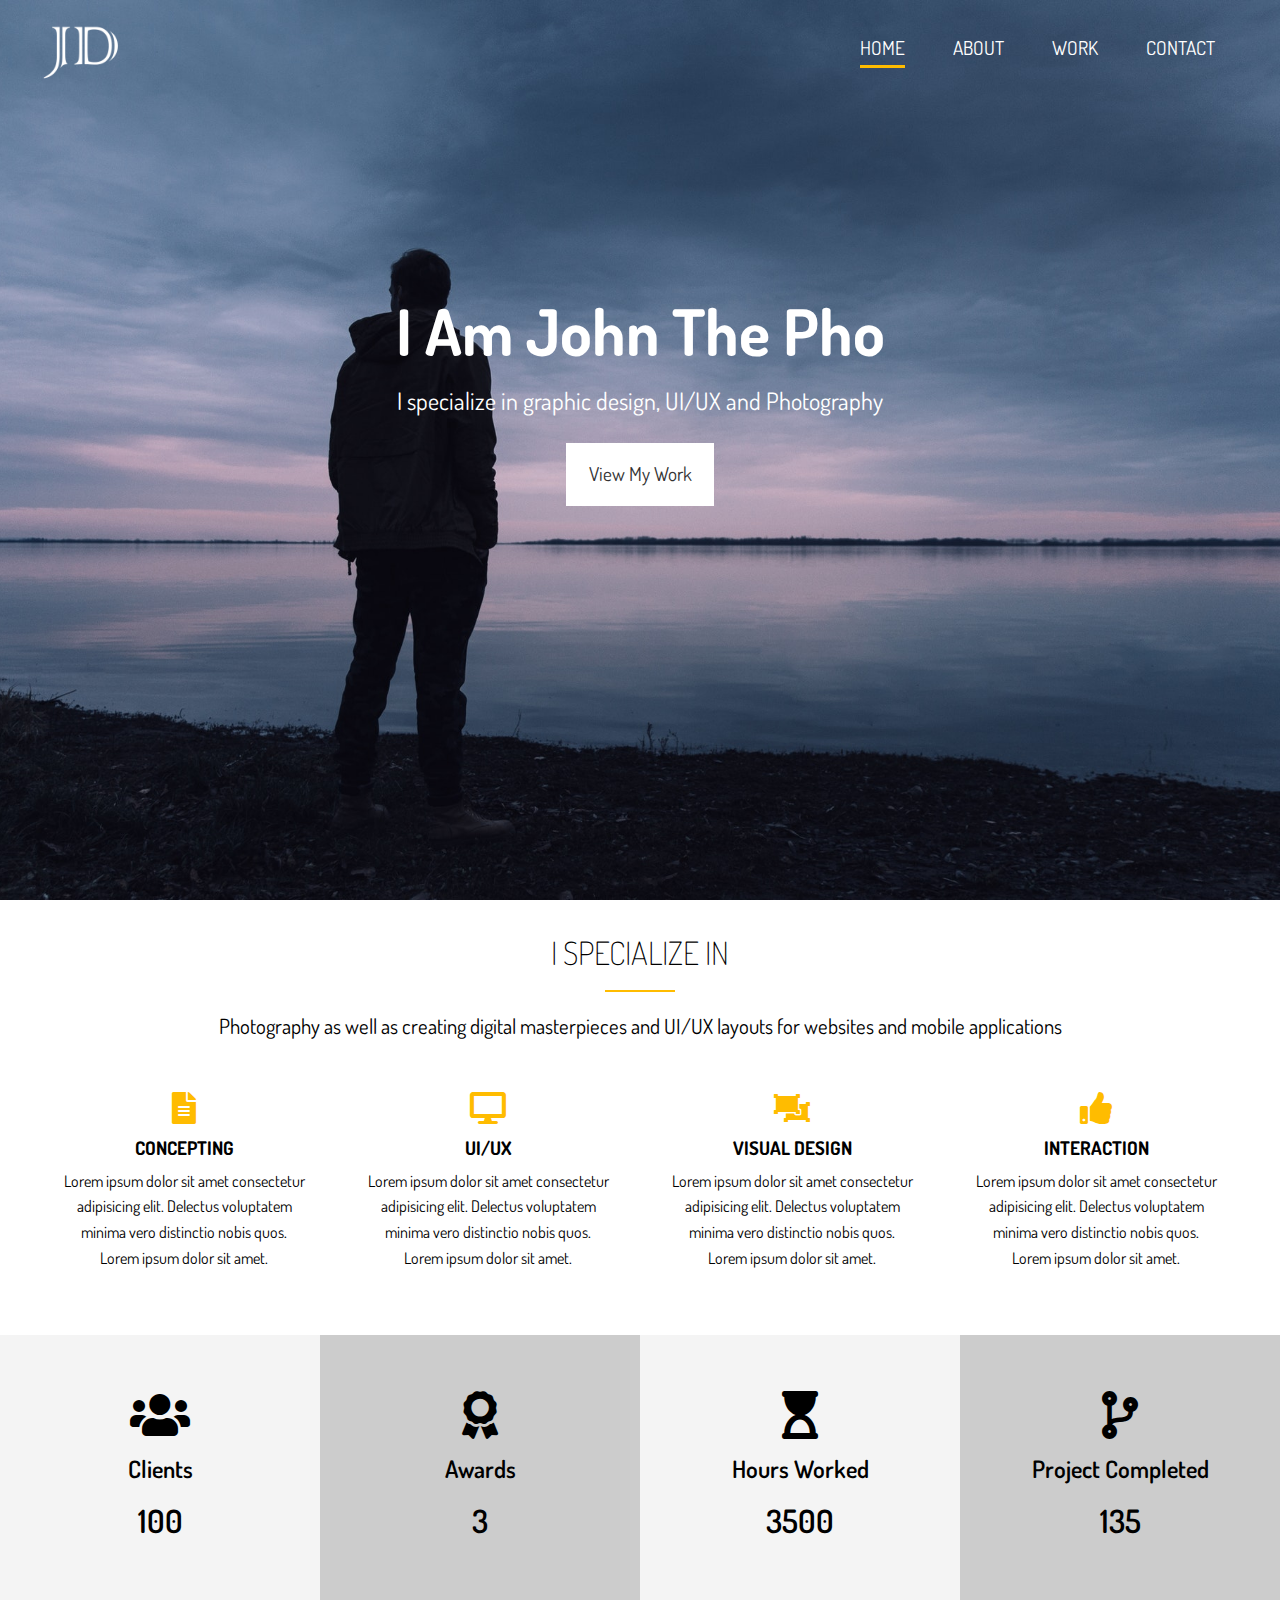
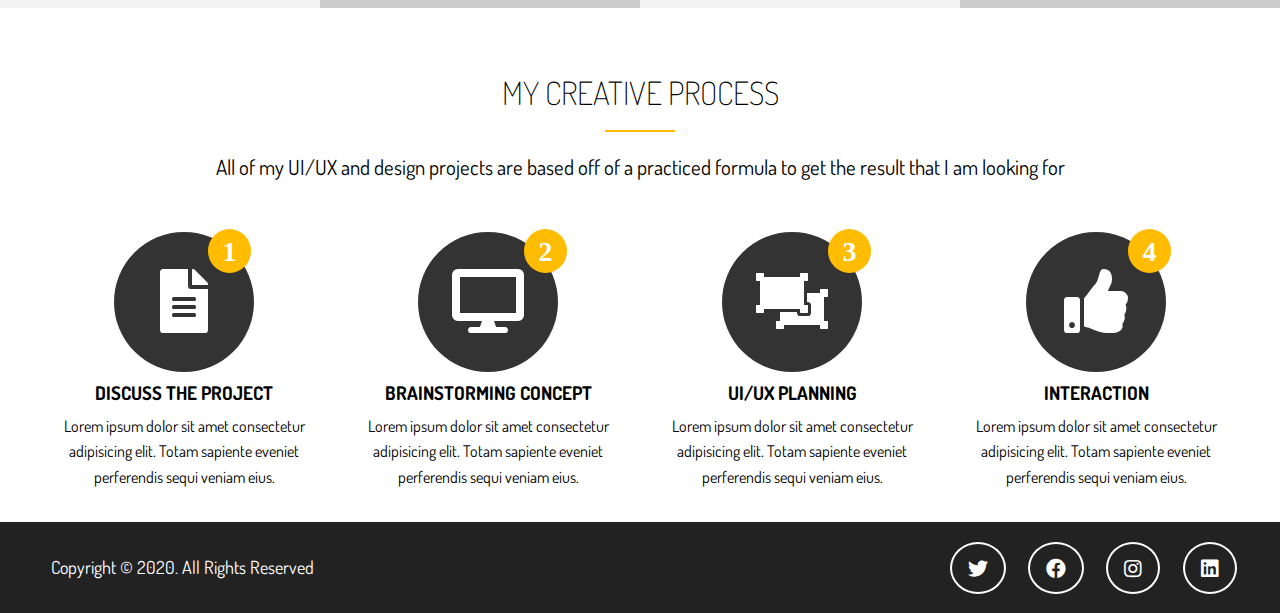
<file: index.html>
<!DOCTYPE html>
<html lang="en">
  <head>
    <meta charset="UTF-8" />
    <meta name="viewport" content="width=device-width, initial-scale=1.0" />
    <link
      href="https://fonts.googleapis.com/css?family=Dosis&display=swap"
      rel="stylesheet"
    />
    <link rel="stylesheet" href="./css copy/all.css" />
    <link rel="stylesheet" href="./css/style.css" />
    <link rel="stylesheet" media="screen and (max-width:800px)" href="./css/mobile.css" />
    <title>John Doe | UI/UX Designer & Photography</title>
  </head>
  <body>
    <!-- header -->
    <header id="main-head">
      <div class="container">
        <nav class="navbar">
          <img src="./img/logo.png" alt="logo" class="logo" />
          <ul>
            <li><a href="./index.html" class="current-page">Home</a></li>
            <li><a href="./about.html">About</a></li>
            <li><a href="./work.html">Work</a></li>
            <li><a href="./contact.html">Contact</a></li>
          </ul>
        </nav>

        <div id="head-content">
          <h1>
            I Am John The
            <span
              class="txt-type"
              data-wait="3000"
              data-words='["Photographer","Designer", "UI/UX Dev"]'
            >
              <span class="txt"></span>
            </span>
          </h1>
          <p>I specialize in graphic design, UI/UX and Photography</p>
          <a href="work.html" class="btn btn-light">View My Work</a>
        </div>
      </div>
    </header>

    <!-- SECTION 1: SPECIALIZE -->
    <section id="home-first" class="text-center py-2">
      <div class="container">
        <div class="section-title">
          <h2 class="lrg-2">I Specialize In</h2>
          <div class="bottom-line"></div>
          <p class="lrg-1">
            Photography as well as creating digital masterpieces and UI/UX
            layouts for websites and mobile applications
          </p>
        </div>
        <div class="section-step">
          <div>
            <i class="fas fa-file-alt fa-2x"></i>
            <h3>Concepting</h3>
            <p>
              Lorem ipsum dolor sit amet consectetur adipisicing elit. Delectus
              voluptatem minima vero distinctio nobis quos. Lorem ipsum dolor
              sit amet.
            </p>
          </div>
          <div>
            <i class="fas fa-desktop fa-2x"></i>
            <h3>UI/UX</h3>
            <p>
              Lorem ipsum dolor sit amet consectetur adipisicing elit. Delectus
              voluptatem minima vero distinctio nobis quos. Lorem ipsum dolor
              sit amet.
            </p>
          </div>
          <div>
            <i class="fas fa-object-ungroup fa-2x"></i>
            <h3>Visual Design</h3>
            <p>
              Lorem ipsum dolor sit amet consectetur adipisicing elit. Delectus
              voluptatem minima vero distinctio nobis quos. Lorem ipsum dolor
              sit amet.
            </p>
          </div>
          <div>
            <i class="fas fa-thumbs-up fa-2x"></i>
            <h3>Interaction</h3>
            <p>
              Lorem ipsum dolor sit amet consectetur adipisicing elit. Delectus
              voluptatem minima vero distinctio nobis quos. Lorem ipsum dolor
              sit amet.
            </p>
          </div>
        </div>
      </div>
    </section>

    <!-- Section 2 : Stats -->
    <section id="home-scnd" class="text-center py-2">
        <div class="stats">
          <div class="p-2">
            <ul>
              <li><i class="fas fa-users fa-2x"></i></li>
              <li>Clients </li>
              <li class="stats-num">100</li>
            </ul>
          </div>
          <div class="p-2" >
            <ul>
              <li><i class="fas fa-award fa-2x"></i></li>
              <li>Awards</li>
              <li class="stats-num">3</li>
            </ul>
          </div>
          <div class="p-2">
            <ul>
              <li><i class="fas fa-hourglass-start fa-2x"></i></li>
              <li>Hours Worked</li>
              <li class="stats-num">3500</li>
            </ul>
          </div>
          <div class="p-2">
            <ul>
              <li><i class="fas fa-code-branch fa-2x"></i></li>
              <li>Project Completed</li>
              <li class="stats-num">135</li>
            </ul>
          </div>
        </div>
      </div>
    </section>

    <!-- SECTION 3: PROCESS -->
    <section id="home-third" class="text-center py-2">
      <div class="container">
        <div class="section-title">
          <h2 class="lrg-2">My Creative Process</h2>
          <div class="bottom-line"></div>
          <p class="lrg-1">
            All of my UI/UX and design projects are based off of a practiced formula to get the result that I am looking for
          </p>
        </div>
        <div class="section-step">
          <div>
            <div 
            <div class="icon">
              <i class="fas fa-file-alt fa-4x">
                <span class="notif">1</span>
              </i>
            </div>
               <h3>Discuss the Project</h3>
              <p>
              Lorem ipsum dolor sit amet consectetur adipisicing elit. Totam sapiente eveniet perferendis sequi veniam eius.
            </p>
            
          </div>
          <div>
            <div class="icon">
              <i class="fas fa-desktop fa-4x">
                <span class="notif">2</span>
              </i>
            </div>
            
            <h3>Brainstorming Concept</h3>
            <p>
              Lorem ipsum dolor sit amet consectetur adipisicing elit. Totam sapiente eveniet perferendis sequi veniam eius.
            </p>
          </div>
          <div>
            <div class="icon">
              <i class="fas fa-object-ungroup fa-4x">
                <span class="notif">3</span>
              </i>
            </div>
            
            <h3>UI/UX planning</h3>
            <p>
              Lorem ipsum dolor sit amet consectetur adipisicing elit. Totam sapiente eveniet perferendis sequi veniam eius.
            </p>
          </div>
          <div>
            <div class="icon">
              <i class="fas fa-thumbs-up fa-4x">
                <span class="notif">4</span>
              </i>
            </div>
            
            <h3>Interaction</h3>
            <p>
              Lorem ipsum dolor sit amet consectetur adipisicing elit. Totam sapiente eveniet perferendis sequi veniam eius.
            </p>
          </div>
        </div>
      </div>
    </section>

    <!-- Footer -->
    <footer>
      <div class="container">
        <div>
          <p>Copyright &copy; 2020. All Rights Reserved</p>
        </div>
        <div>
          <ul>
            <li><a href="https://twitter.com/" target="_blank"><i class="fab fa-twitter"></i></a></li>
            <li><a href="https://facebook.com/" target="_blank"><i class="fab fa-facebook"></i></a></li>
            <li><a href="https://instagram.com/" target="_blank"><i class="fab fa-instagram"></i></a></li>
            <li><a href="https://linkedin.com/" target="_blank"><i class="fab fa-linkedin"></i></a></li>
          </ul>
        </div>
      </div>
    </footer>

    <script src="./js/typewriter.js"></script>
  </body>
</html>
</file>
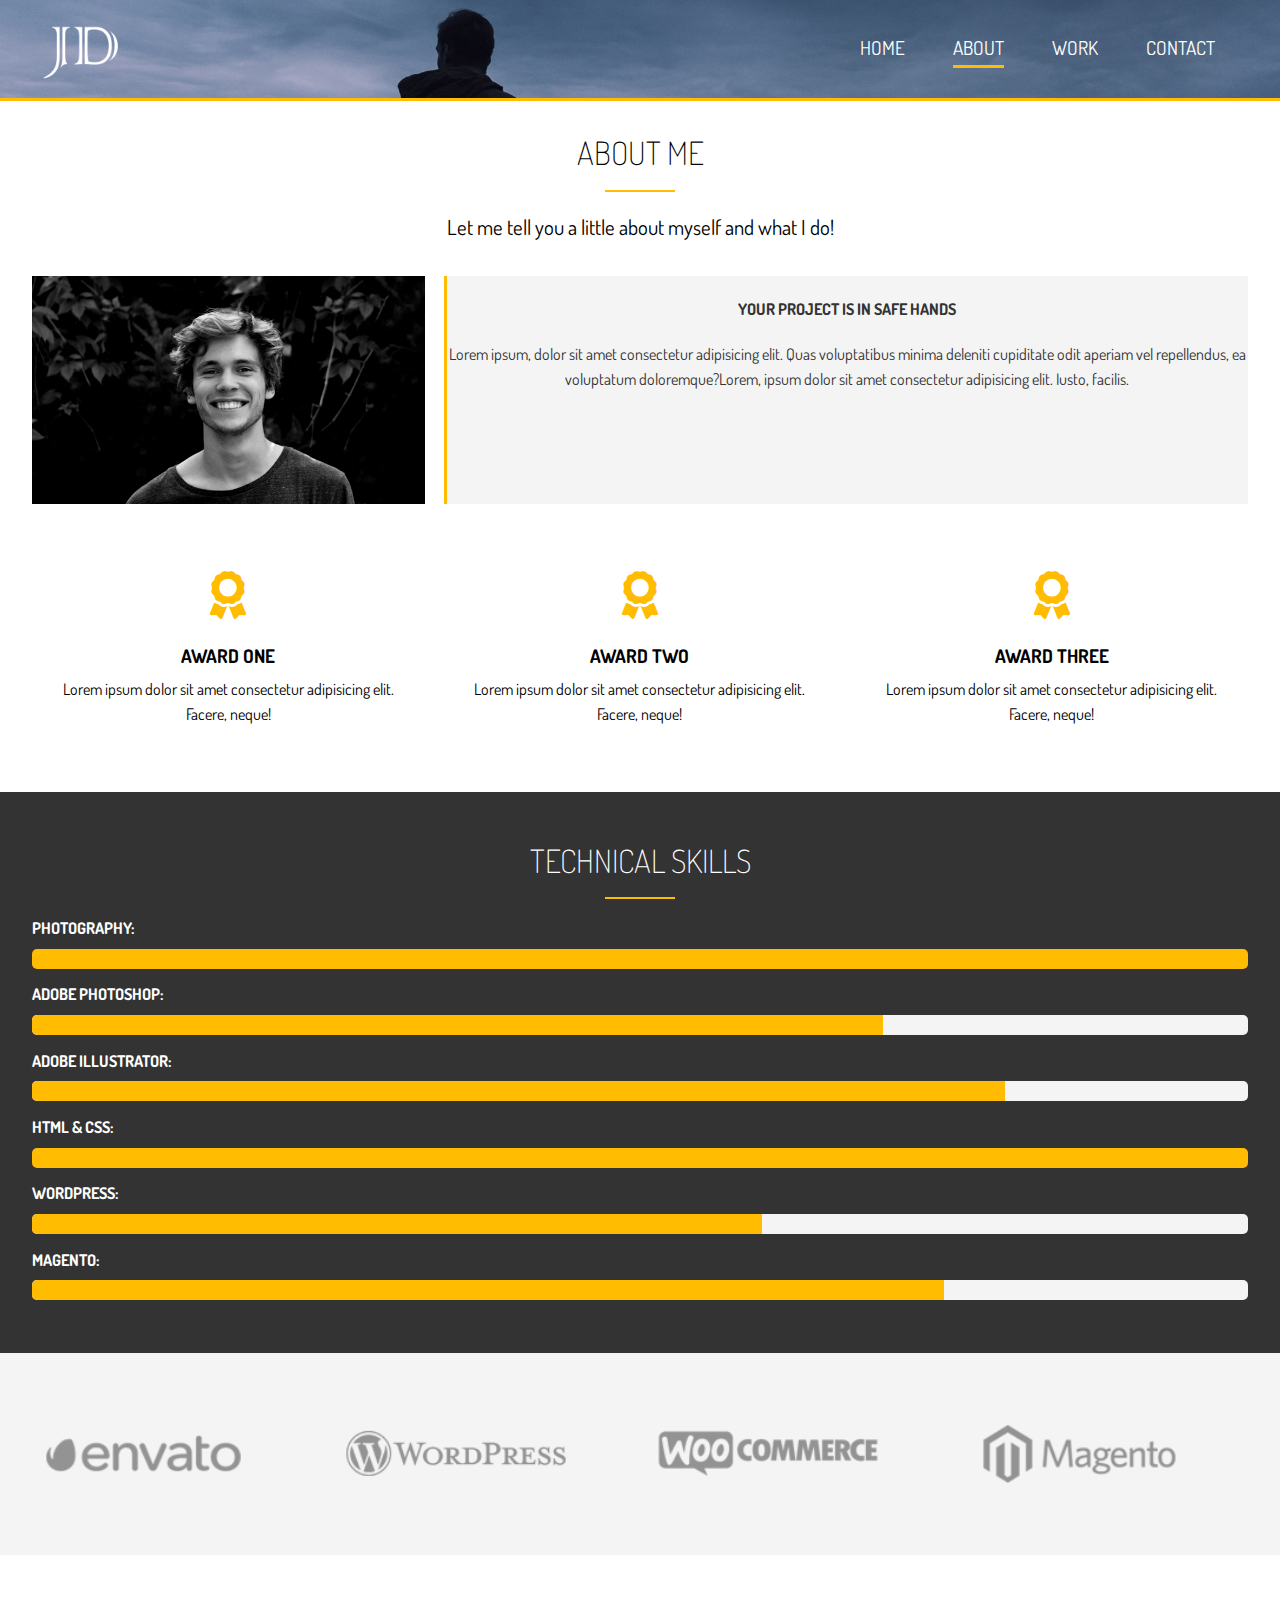
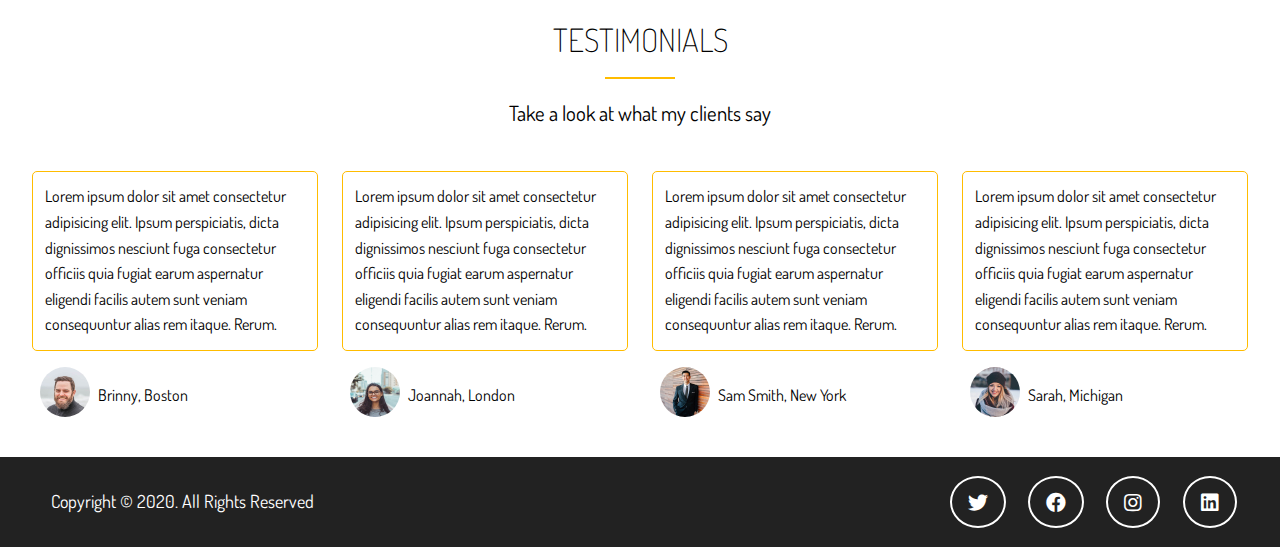
<file: about.html>
<!DOCTYPE html>
<html lang="en">
  <head>
    <meta charset="UTF-8" />
    <meta name="viewport" content="width=device-width, initial-scale=1.0" />
    <link
      href="https://fonts.googleapis.com/css?family=Dosis&display=swap"
      rel="stylesheet"
    />
    <link rel="stylesheet" href="./css copy/all.css" />
    <link rel="stylesheet" href="./css/style.css" />
    <link rel="stylesheet" media="screen and (max-width:800px)" href="./css/mobile.css" />
    <title>About Me | UI/UX Designer & Photography</title>
  </head>
  <body>
    <!-- header -->
    <header id="another-head">
      <div class="container">
        <nav class="navbar">
          <img src="./img/logo.png" alt="logo" class="logo" />
          <ul>
            <li><a href="./index.html" >Home</a></li>
            <li><a href="./about.html" class="current-page">About</a></li>
            <li><a href="./work.html">Work</a></li>
            <li><a href="./contact.html">Contact</a></li>
          </ul>
        </nav>
    </header>

    <!--SEC 1: ABOUT -->
    <section class="sec-about">
      <div class="container">
        <div class="section-title text-center">
          <h2 class="lrg-2">About Me</h2>
          <div class="bottom-line"></div>
          <p class="lrg-1">
            Let me tell you a little about myself and what I do!
          </p>
        </div>
        <div class="about-content">
          <img src="./img/about.jpg" alt="about" class="bio-img">
          <div class="bio bg-light">
            <h4>Your Project Is In Safe Hands</h4>
            <p>Lorem ipsum, dolor sit amet consectetur adipisicing elit. Quas voluptatibus minima deleniti cupiditate odit aperiam vel repellendus, ea voluptatum doloremque?Lorem, ipsum dolor sit amet consectetur adipisicing elit. Iusto, facilis.</p>
          </div>
          <div class="awards-1">
            <i class="fas fa-award fa-3x"></i>
            <h3>Award One</h3>
            <p>Lorem ipsum dolor sit amet consectetur adipisicing elit. Facere, neque!</p>
          </div>
          <div class="awards-2">
            <i class="fas fa-award fa-3x"></i>
            <h3>Award Two</h3>
            <p>Lorem ipsum dolor sit amet consectetur adipisicing elit. Facere, neque!</p>
          </div>
          <div class="awards-3">
            <i class="fas fa-award fa-3x"></i>
            <h3>Award three</h3>
            <p>Lorem ipsum dolor sit amet consectetur adipisicing elit. Facere, neque!</p>
          </div>
      </div>
    </section>

    <!-- Section: Progress Bar -->
    <section id="sec-skill" class="bg-dark py-3">
      <div class="container">
        <div class="section-title text-center">
          <h2 class="lrg-2">Technical Skills</h2>
          <div class="bottom-line"></div>
        </div>

          <h4>Photography:</h4>
          <div class="progress">
            <div style="width:100%"></div>
          </div>

          <h4>Adobe Photoshop:</h4>
          <div class="progress">
            <div style="width:70%"></div>
          </div>
        
          <h4>Adobe Illustrator:</h4>
          <div class="progress">
            <div style="width:80%"></div>
          </div>
        
          <h4>HTML & CSS:</h4>
          <div class="progress">
            <div style="width:100%"></div>
          </div>
        
          <h4>Wordpress:</h4>
          <div class="progress">
            <div style="width:60%"></div>
          </div>
        
          <h4>Magento:</h4>
          <div class="progress">
            <div style="width:75%"></div>
          </div>
        </div>
    </section>

    <!-- Section C: Logo -->
    <section id="sec-logo" class="bg-light py-3">
      <div class="container">
        <div class="about-logos">
          <img src="./img/about-logos/logo-envato.png" alt="envato">
          <img src="./img/about-logos/logo-wordpress.png" alt="wordpress">
          <img src="./img/about-logos/logo-woocommerce.png" alt="woocommerce">
          <img src="./img/about-logos/logo-magento.png" alt="Magento">
        </div>
      </div>
    </section>

    <!-- Section D: Testimonials -->
    <section id="sec-testimon" class="py-2">
      <div class="container">
        <div class="section-title text-center py-2">
          <h2 class="lrg-2">Testimonials</h2>
          <div class="bottom-line"></div>
          <p class="lrg-1">Take a look at what my clients say</p>
        </div>

        <div class="testimonials">
          <div>
            <p>Lorem ipsum dolor sit amet consectetur adipisicing elit. Ipsum perspiciatis, dicta dignissimos nesciunt fuga consectetur officiis quia fugiat earum aspernatur eligendi facilis autem sunt veniam consequuntur alias rem itaque. Rerum.</p>
            <ul>
              <li>
                <img src="./img/testimonials/person1.jpg" alt="1">
              </li>
              <li>Brinny, Boston</li>
            </ul>
          </div>
        
          <div>
            <p>Lorem ipsum dolor sit amet consectetur adipisicing elit. Ipsum perspiciatis, dicta dignissimos nesciunt fuga consectetur officiis quia fugiat earum aspernatur eligendi facilis autem sunt veniam consequuntur alias rem itaque. Rerum.</p>
            <ul>
              <li>
                <img src="./img/testimonials/person2.jpg" alt="2">
              </li>
              <li>Joannah, London</li>
            </ul>
          </div>
        

        

          <div>
            <p>Lorem ipsum dolor sit amet consectetur adipisicing elit. Ipsum perspiciatis, dicta dignissimos nesciunt fuga consectetur officiis quia fugiat earum aspernatur eligendi facilis autem sunt veniam consequuntur alias rem itaque. Rerum.</p>
            <ul>
              <li>
                <img src="./img/testimonials/person3.jpg" alt="3">
              </li>
              <li>Sam Smith, New York</li>
            </ul>
          </div>
          
          <div>
            <p>Lorem ipsum dolor sit amet consectetur adipisicing elit. Ipsum perspiciatis, dicta dignissimos nesciunt fuga consectetur officiis quia fugiat earum aspernatur eligendi facilis autem sunt veniam consequuntur alias rem itaque. Rerum.</p>
            <ul>
              <li>
                <img src="./img/testimonials/person4.jpg" alt="4">
              </li>
              <li>Sarah, Michigan</li>
            </ul>
          </div>
          

        </div>


    </section>









    <!-- Footer -->
    <footer>
      <div class="container">
        <div>
          <p>Copyright &copy; 2020. All Rights Reserved</p>
        </div>
        <div>
          <ul>
            <li><a href="https://twitter.com/" target="_blank"><i class="fab fa-twitter"></i></a></li>
            <li><a href="https://facebook.com/" target="_blank"><i class="fab fa-facebook"></i></a></li>
            <li><a href="https://instagram.com/" target="_blank"><i class="fab fa-instagram"></i></a></li>
            <li><a href="https://linkedin.com/" target="_blank"><i class="fab fa-linkedin"></i></a></li>
          </ul>
        </div>
      </div>
    </footer>

    <script src="./js/typewriter.js"></script>
  </body>
</html>
</file>
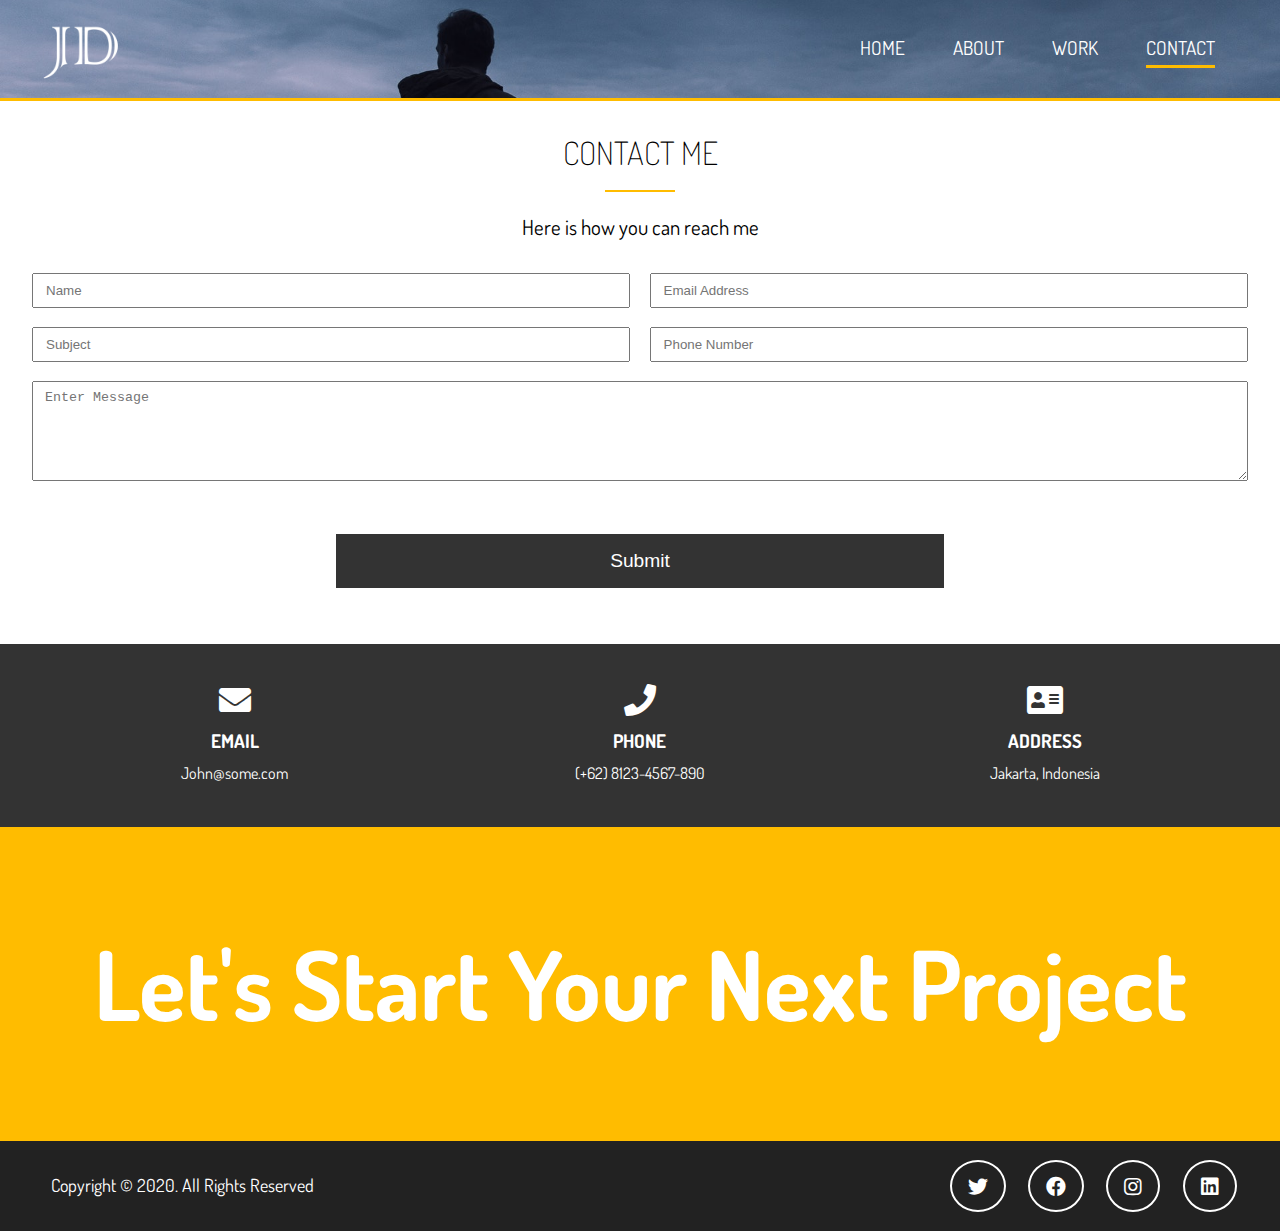
<file: contact.html>
<!DOCTYPE html>
<html lang="en">
  <head>
    <meta charset="UTF-8" />
    <meta name="viewport" content="width=device-width, initial-scale=1.0" />
    <link
      href="https://fonts.googleapis.com/css?family=Dosis&display=swap"
      rel="stylesheet"
    />
    <link rel="stylesheet" href="./css copy/all.css" />
    <link rel="stylesheet" href="./css/style.css" />
    <link rel="stylesheet" media="screen and (max-width:800px)" href="./css/mobile.css" />
    <title>My Contact | UI/UX Designer & Photography</title>
  </head>
  <body>
    <!-- header -->
    <header id="another-head">
      <div class="container">
        <nav class="navbar">
          <img src="./img/logo.png" alt="logo" class="logo" />
          <ul>
            <li><a href="./index.html" >Home</a></li>
            <li><a href="./about.html">About</a></li>
            <li><a href="./work.html" >Work</a></li>
            <li><a href="./contact.html" class="current-page">Contact</a></li>
          </ul>
        </nav>
    </header>

    <!--Contact -->
    <section id="contact" class="text-center my-2">
      <div class="container">
        <div class="section-title text-center">
          <h2 class="lrg-2">Contact Me</h2>
          <div class="bottom-line"></div>
          <p class="lrg-1">
            Here is how you can reach me
          </p>
          <form>
              <div class="text-fields">
                  <input type="text" class="text-input name-input" placeholder="Name">
                  <input type="text" class="text-input subject-input" placeholder="Subject">
                  <input type="email" class="text-input email-input" placeholder="Email Address">
                  <input type="number" class="text-input phone-input" placeholder="Phone Number">
                  <textarea class="text-input message-input" placeholder="Enter Message"></textarea>
              </div>
              <button type="submit" class="btn btn-dark">Submit</button>
          </form>
        </div>
        </div>
    </section>

    <section id="contact-footer">
        <div class="bg-dark py-1">
            <div class="container">
                <div class="list-contact">
                    <div>
                        <i class="fas fa-envelope fa-2x"></i>
                        <h3>Email</h3>
                        <p>John@some.com</p>
                    </div>
                    <div>
                        <i class="fas fa-phone fa-2x"></i>
                        <h3>Phone</h3>
                        <p>(+62) 8123-4567-890</p>
                    </div>
                    <div>
                        <i class="fas fa-address-card fa-2x"></i>
                        <h3>Address</h3>
                        <p>Jakarta, Indonesia</p>
                    </div>
                </div>
            </div>
        </div>
    </section>

    <section id="start-footer">
        <div class="bg-primary py-3">
            <div class="container">
                <div class="l-3 text-center py-2">
                    <h1>Let's Start Your Next Project</h1>
                </div>
            </div>
        </div>
    </section>


    <!-- Footer -->
    <footer>
      <div class="container">
        <div>
          <p>Copyright &copy; 2020. All Rights Reserved</p>
        </div>
        <div>
          <ul>
            <li><a href="https://twitter.com/" target="_blank"><i class="fab fa-twitter"></i></a></li>
            <li><a href="https://facebook.com/" target="_blank"><i class="fab fa-facebook"></i></a></li>
            <li><a href="https://instagram.com/" target="_blank"><i class="fab fa-instagram"></i></a></li>
            <li><a href="https://linkedin.com/" target="_blank"><i class="fab fa-linkedin"></i></a></li>
          </ul>
        </div>
      </div>
    </footer>
  </body>
</html>
</file>
<file: css/style.css>
:root {
  --primary-color: #ffbc00;
  --dark-color: #333;
  --light-color: #fff;
  --website-width: 1280px;
}

* {
  margin: 0;
  padding: 0;
  box-sizing: border-box;
}

body {
  font-family: "Dosis", sans-serif;
  line-height: 1.6;
}

img {
  width: 100%;
}

a {
  text-decoration: none;
  color: var(--light-color);
}

ul {
  display: flex;
}

li {
  list-style: none;
}

h2,
h3,
h4,
h5,
h6 {
  line-height: 2rem;
  padding: 0.3rem 0;
  text-transform: uppercase;
}
h2 {
  font-weight: 100;
}
/* Utilitties */

.text-center {
  text-align: center;
}

.bottom-line {
  border-bottom: 2px solid var(--primary-color);
  width: 70px;
  display: inline-block;
}

.btn {
  display: inline-block;
  padding: 1rem 1.4rem;
  border: none;
  font-size: 1.2rem;
  transition: background 1s;
}

.btn:hover {
  background: var(--primary-color);
}

.btn-light {
  background: var(--light-color);
  color: var(--dark-color);
}

.btn-dark {
  background: var(--dark-color);
  color: var(--light-color);
}

.bg-light {
  background: #f4f4f4;
  color: var(--dark-color);
}

.bg-dark {
  background: var(--dark-color);
  color: var(--light-color);
}
.bg-primary {
  background: var(--primary-color);
  color: var(--light-color);
}

.lead {
  font-weight: 600;
}

.lrg-1 {
  font-size: 1.3rem;
}
.lrg-2 {
  font-size: 2rem;
}
.lrg-3 {
  font-size: 3rem;
}

.my-1 {
  margin: 1.5rem 0;
}
.my-2 {
  margin: 2rem 0;
}
.my-3 {
  margin: 3rem 0;
}

.py-1 {
  padding: 1.5rem 0;
}
.py-2 {
  padding: 2rem 0;
}
.py-3 {
  padding: 3rem 0;
}

.p-1 {
  padding: 1.5rem;
}
.p-2 {
  padding: 2rem;
}
.p-3 {
  padding: 3rem;
}

.l-1 {
  font-size: 1.5rem;
}
.l-2 {
  font-size: 2rem;
}
.l-3 {
  font-size: 3rem;
}

/* header and Navbar */

#main-head {
  background: url("../img/showcase.jpg") no-repeat center right/cover;
  height: 100vh;
}

#another-head {
  background: url("../img/showcase.jpg") no-repeat 20% 30% / cover;
  border-bottom: 3px solid var(--primary-color);
  margin-bottom: 2rem;
}

#main-head .navbar a,
#another-head .navbar a {
  border-bottom: 3px transparent solid;
  padding-bottom: 0.3rem;
  transition: border-color 0.5s;
}

#main-head .navbar a:hover,
#another-head .navbar a:hover {
  border-color: #ccc;
}

#main-head .navbar a.current-page,
#another-head .navbar a.current-page {
  border-color: var(--primary-color);
}

.container {
  padding: 0 2rem;
}

.navbar {
  display: flex;
  justify-content: space-between;
  align-items: center;
  padding: 0.55rem;
}

.navbar ul li {
  padding: 0 1rem;
  margin: 0 0.5rem;
  font-size: 1.2rem;
  text-transform: uppercase;
}
.logo {
  width: 80px;
}

/* head content */

#main-head #head-content {
  margin: auto;
  width: 100%;
  display: inline-block;
  text-align: center;
  padding-top: 15%;
  color: var(--light-color);
}

#main-head #head-content h1 {
  font-size: 4rem;
}

#main-head #head-content p {
  font-size: 1.5rem;
  padding-bottom: 1.4rem;
}

#main-head #head-content a {
  transition: background-color 1s;
}

#main-head #head-content a:hover {
  background-color: var(--primary-color);
}

/* Home Section */
.section-title p {
  margin-top: 0.7rem;
}

.section-step {
  margin-top: 3rem;
  display: grid;
  grid-gap: 1;
  grid-template-columns: repeat(4, 1fr);
}

.section-step > div {
  padding: 0 1.8rem;
}

#home-first .section-step .fas {
  color: var(--primary-color);
}

/* Section 2: Stats */

#home-scnd .stats {
  display: grid;
  grid-template-columns: repeat(4, 1fr);
}

#home-scnd .stats > div:nth-child(even) {
  background: #ccc;
}
#home-scnd .stats > div:nth-child(odd) {
  background: #f4f4f4;
}

#home-scnd .stats ul {
  display: block;
  padding: 1.5rem 0;
}

#home-scnd .stats ul li {
  display: block;
  font-size: 1.5rem;
  padding-bottom: 0.4rem;
  font-weight: 600;
}

#home-scnd .stats li.stats-num {
  font-size: 2rem;
}

/* section 3*/

#home-third .section-step .icon {
  color: white;
  position: relative;
  display: inline-block;
  top: 0;
  left: 0;
  width: 140px;
  height: 140px;
  background: var(--dark-color);
  padding: 2rem;
  text-align: center;
  border-radius: 50%;
  transition: all 1s;
}

#home-third .section-step .icon:hover {
  background: var(--primary-color);
}

#home-third .section-step .icon:hover .notif {
  background: var(--dark-color);
  color: var(--primary-color);
}

#home-third .section-step i {
  text-align: center;
  position: relative;
  top: 5px;
}

#home-third .section-step .notif {
  position: absolute;
  font-size: 1.75rem;
  top: -40px;
  z-index: 1;
  background: var(--primary-color);
  padding: 0.5rem 0.9rem;
  text-align: center;
  border-radius: 50%;
}

/* ABOUT  A*/
.sec-about .about-content {
  display: grid;
  grid-template-areas:
    "bio-img bio bio"
    "aw1 aw2 aw3";
  grid-gap: 1.2rem;
  text-align: center;
  margin: 2rem 0;
}

.sec-about .about-content .bio-img {
  grid-area: bio-img;
}
.sec-about .about-content .bio {
  border-left: 3px solid var(--primary-color);
  grid-area: bio;
}
.sec-about .about-content .bio h4 {
  margin: 0.75rem 0;
}
.sec-about .about-content .awards-1 {
  grid-area: aw1;
  padding: 2rem 1.2rem;
}
.sec-about .about-content .awards-2 {
  grid-area: aw2;
  padding: 2rem 1.2rem;
}
.sec-about .about-content .awards-3 {
  grid-area: aw3;
  padding: 2rem 1.2rem;
}

.sec-about .about-content .fas {
  color: var(--primary-color);
  margin: 1rem;
}

/* About B */

#sec-skill .progress {
  overflow: hidden;
  height: 20px;
  background: #f4f4f4;
  border-radius: 5px;
  margin-bottom: 0.3rem;
}

#sec-skill .progress div {
  height: 100%;
  color: #fff;
  text-align: center;
  background: var(--primary-color);
}

/* About C */

#sec-logo .about-logos {
  display: grid;
  grid-template-columns: repeat(4, 1fr);
  grid-gap: 2rem;
  padding: 1.5rem 0;
}

#sec-logo .about-logos img {
  width: 80%;
}

/* About D */

#sec-testimon .testimonials {
  display: grid;
  grid-template-columns: repeat(4, 1fr);
  gap: 1.5rem;
  margin-top: 0.55rem;
}

#sec-testimon .testimonials div ul {
  margin-top: 1rem;
  display: flex;
  align-items: center;
}

#sec-testimon .testimonials div p {
  border: 1px solid var(--primary-color);
  border-radius: 5px;
  padding: 0.75rem;
}
#sec-testimon .testimonials div img {
  width: 50px;
  height: 50px;
  border-radius: 50%;
  margin: 0 0.5rem;
}

/* WORK */

#work .items {
  margin: 2rem 0;
  display: grid;
  grid-template-columns: repeat(3, 1fr);
  box-shadow: 0 5px 10px 0 rgba(0, 0, 0, 0.3);
}

#work .item {
  position: relative;
  background: var(--primary-color);
  overflow: hidden;
  top: 0;
  left: 0;
}

#work .item::after {
  /* for OVERLAY */
  content: "";
  position: absolute;
  display: block;
  background: inherit;
  opacity: 0.9;
  top: 0;
  left: 0;
  width: 100%;
  height: 100%;
  transform: scale(2) translateX(-75%) translateY(-75%) rotate(-28deg);
  transition: transform 3s cubic-bezier(0.3, 1, 0.3, 1);
}
/* Bring in main color overlay */
#work .item:hover::after {
  transform: scale(2) translateX(0) translateY(0) rotate(-28deg);
}

/* Scale image when hover it */
#work .item:hover .item-img {
  transform: scale(1.2);
}

/* Bring in text when image hover  */
#work .item:hover .item-text {
  opacity: 1;
  transform: translateY(0);
}

/* nambah smooth for the image when it hover */
#work .item-img {
  height: auto;
  transform: translateZ(0);
  display: block;
  transition: transform 750ms cubic-bezier(0.2, 1, 0.3, 1);
}

#work .item-img::before {
  content: "";
  display: block;
  padding-top: 75%;
  overflow: hidden;
}

#work .item-img img {
  position: absolute;
  top: 0;
  left: 0;
  width: 100%;
  height: auto;
  line-height: 0;
}

#work .item-text {
  position: absolute;
  top: 0;
  left: 0;
  bottom: 0;
  right: 0;
  opacity: 0;
  text-align: center;
  z-index: 1;
  color: var(--light-color);
  transform: translateY(-20%);
  transition: opacity 500ms cubic-bezier(0.2, 1, 0.3, 1),
    transform 500ms cubic-bezier(0.2, 1, 0.3, 1);
  transition-delay: 400ms;
}

#work .item-text-wrap {
  position: absolute;
  width: 100%;
  top: 50%;
  transform: translateY(-50%);
}

#work .item-text-title {
  font-size: 2rem;
  padding: 1rem;
  margin-top: 5px;
}

#work .item-text-category {
  text-transform: uppercase;
  font-size: 1.2rem;
  opacity: 0.7;
  margin: 0;
}

/* Contact Page */

#contact .text-fields {
  display: grid;
  grid-template-areas:
    "name email"
    "subject number"
    "message message";

  grid-gap: 1.2rem;
  margin: 1.8rem 0;
}

#contact .text-fields .name-input {
  grid-area: name;
}
#contact .text-fields .subject-input {
  grid-area: subject;
}
#contact .text-fields .email-input {
  grid-area: email;
}
#contact .text-fields .phone-input {
  grid-area: number;
}
#contact .text-fields .message-input {
  grid-area: message;
}

#contact .text-fields input,
#contact .text-fields textarea {
  padding: 0.5rem 0.75rem;
}

#contact .text-fields textarea {
  height: 100px;
}

#contact .btn {
  width: 50%;
  margin: 1.5rem 0;
  cursor: pointer;
}

/* Contact Footer */

#contact-footer .list-contact {
  display: grid;
  grid-template-columns: repeat(3, 1fr);
  text-align: center;
  margin: 1rem 0;
}

/* FOOTER */

footer {
  background: #222;
  color: white;
  padding: 1.2rem 0;
}

footer .container {
  display: flex;
  justify-content: space-between;
  text-align: center;
  align-items: center;
}

footer .container p {
  font-size: 18px;
  padding-left: 1.2rem;
}

footer .container ul li a {
  display: inline-block;
  padding: 0.5rem 1rem;
  font-size: 20px;
  margin: 0 0.7rem;
  border: 2px solid var(--light-color);
  border-radius: 50%;
}

footer .container ul li a:hover {
  background: var(--primary-color);
}
</file>
<file: css/mobile.css>
/* Tablets and Smaller */
#main-head {
  height: 30rem;
}

#main-head #head-content {
  padding-top: 5rem;
  overflow: hidden;
}

.section-step > div {
  padding: 0 1.3rem;
}

/* Smartphones */

@media (max-width: 750px) {
  .navbar {
    flex-direction: column;
  }
  .navbar ul li {
    font-size: 1rem !important;
    margin: 0.5rem 0 !important;
  }

  #main-head {
    height: 10rem;
    background-position: 20% 30%;
    border-bottom: 3px solid var(--primary-color);
  }
  #main-head #head-content {
    display: none;
  }

  .section-step {
    grid-template-columns: 1fr;
  }

  .section-step > div {
    padding: 1.4rem 0;
  }

  #home-scnd .stats {
    grid-template-columns: 1fr;
  }

  footer .container {
    flex-direction: column;
  }

  footer .container p {
    font-size: 1rem;
    padding: 1.3rem 0;
  }

  .sec-about .about-content {
    display: flex;
    flex-direction: column;
  }

  .sec-about .about-content .bio {
    margin-top: 1.5rem;
  }

  #sec-logo {
    display: none;
  }

  #sec-testimon .testimonials {
    grid-template-columns: 1fr;
  }

  #work .items {
    grid-template-columns: 1fr !important;
  }

  #contact .text-fields {
    display: flex;
    flex-direction: column;
  }
  #contact .text-fields input,
  #contact .text-fields textarea {
    margin-bottom: 1.3rem;
  }

  #contact-footer .list-contact {
    grid-template-columns: 1fr;
  }

  #contact-footer .list-contact div {
    margin: 1.3rem 0;
    border-bottom: 2px dotted #444;
  }

  #contact-footer .list-contact div p {
    margin-bottom: 1rem;
  }

  #start-footer .py-3 {
    padding: 1.3rem;
  }

  #start-footer h1 {
    font-size: 1.5rem;
  }
}
</file>
